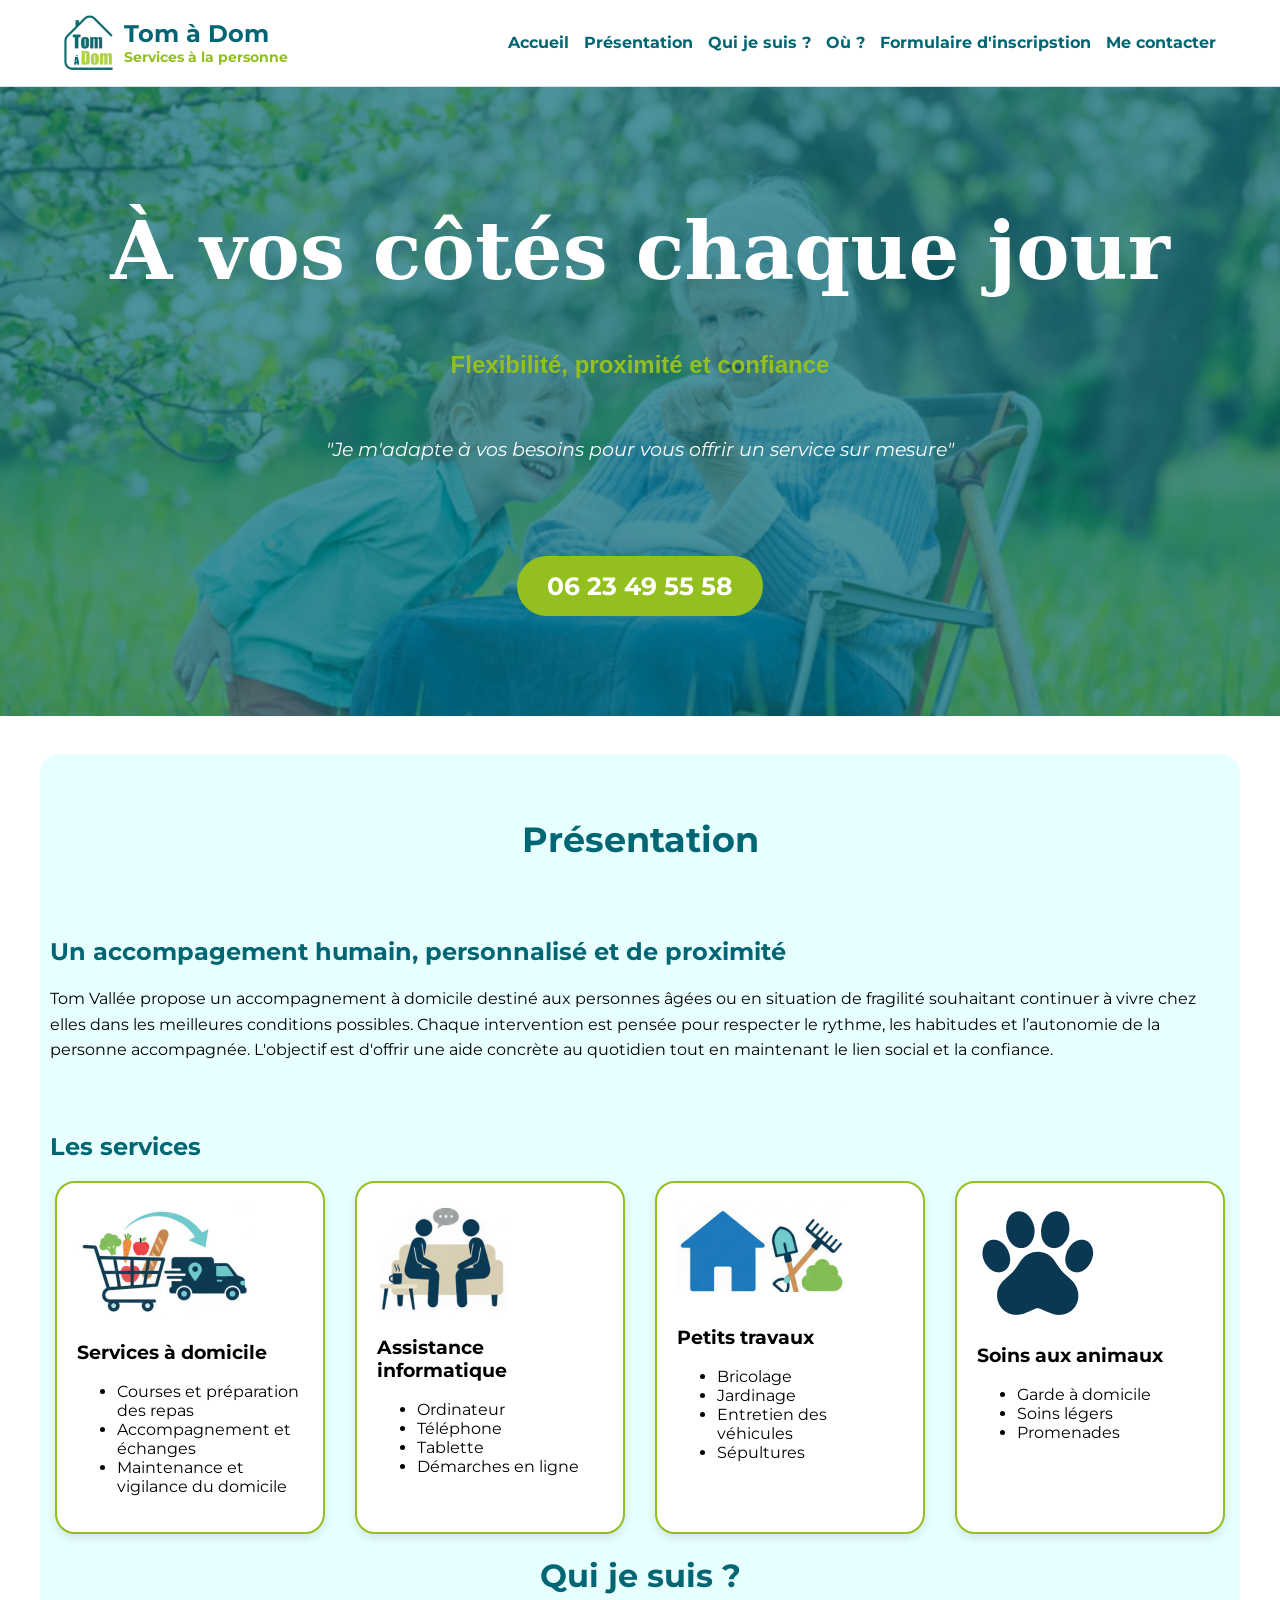
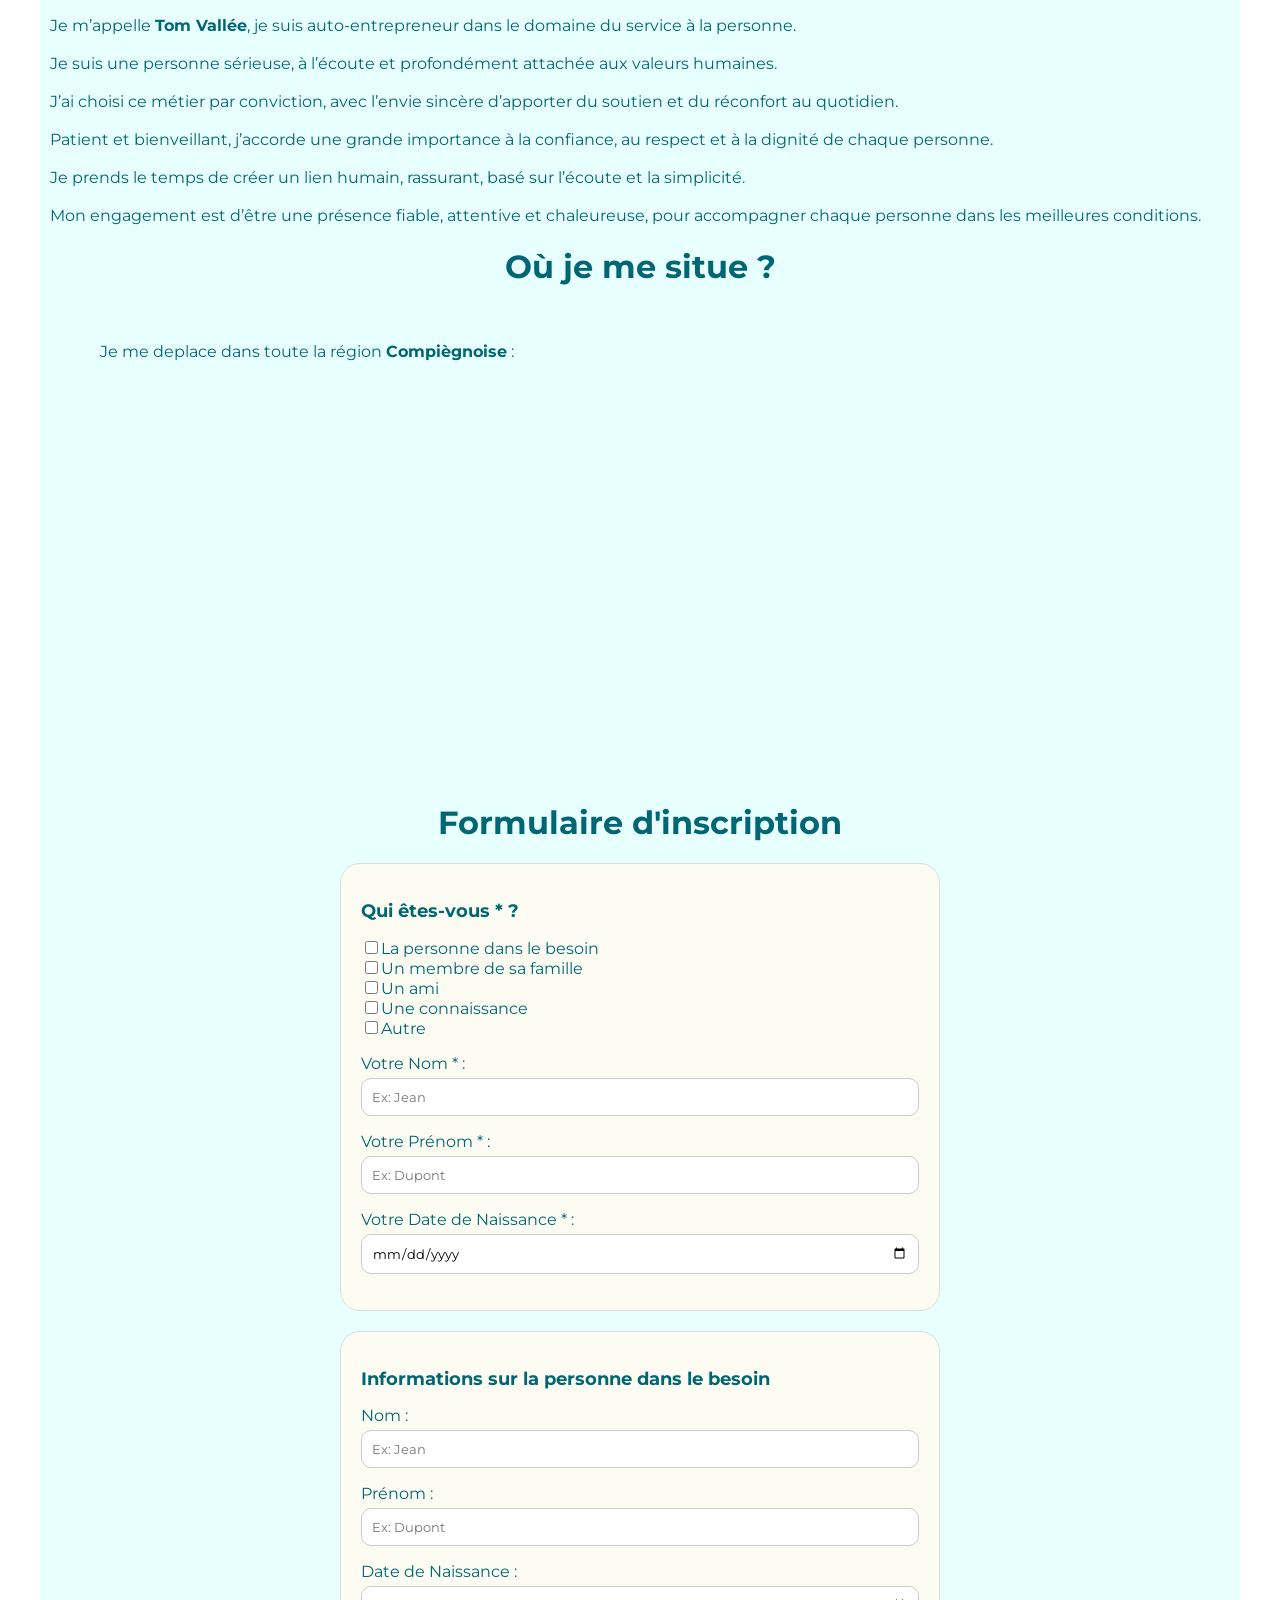
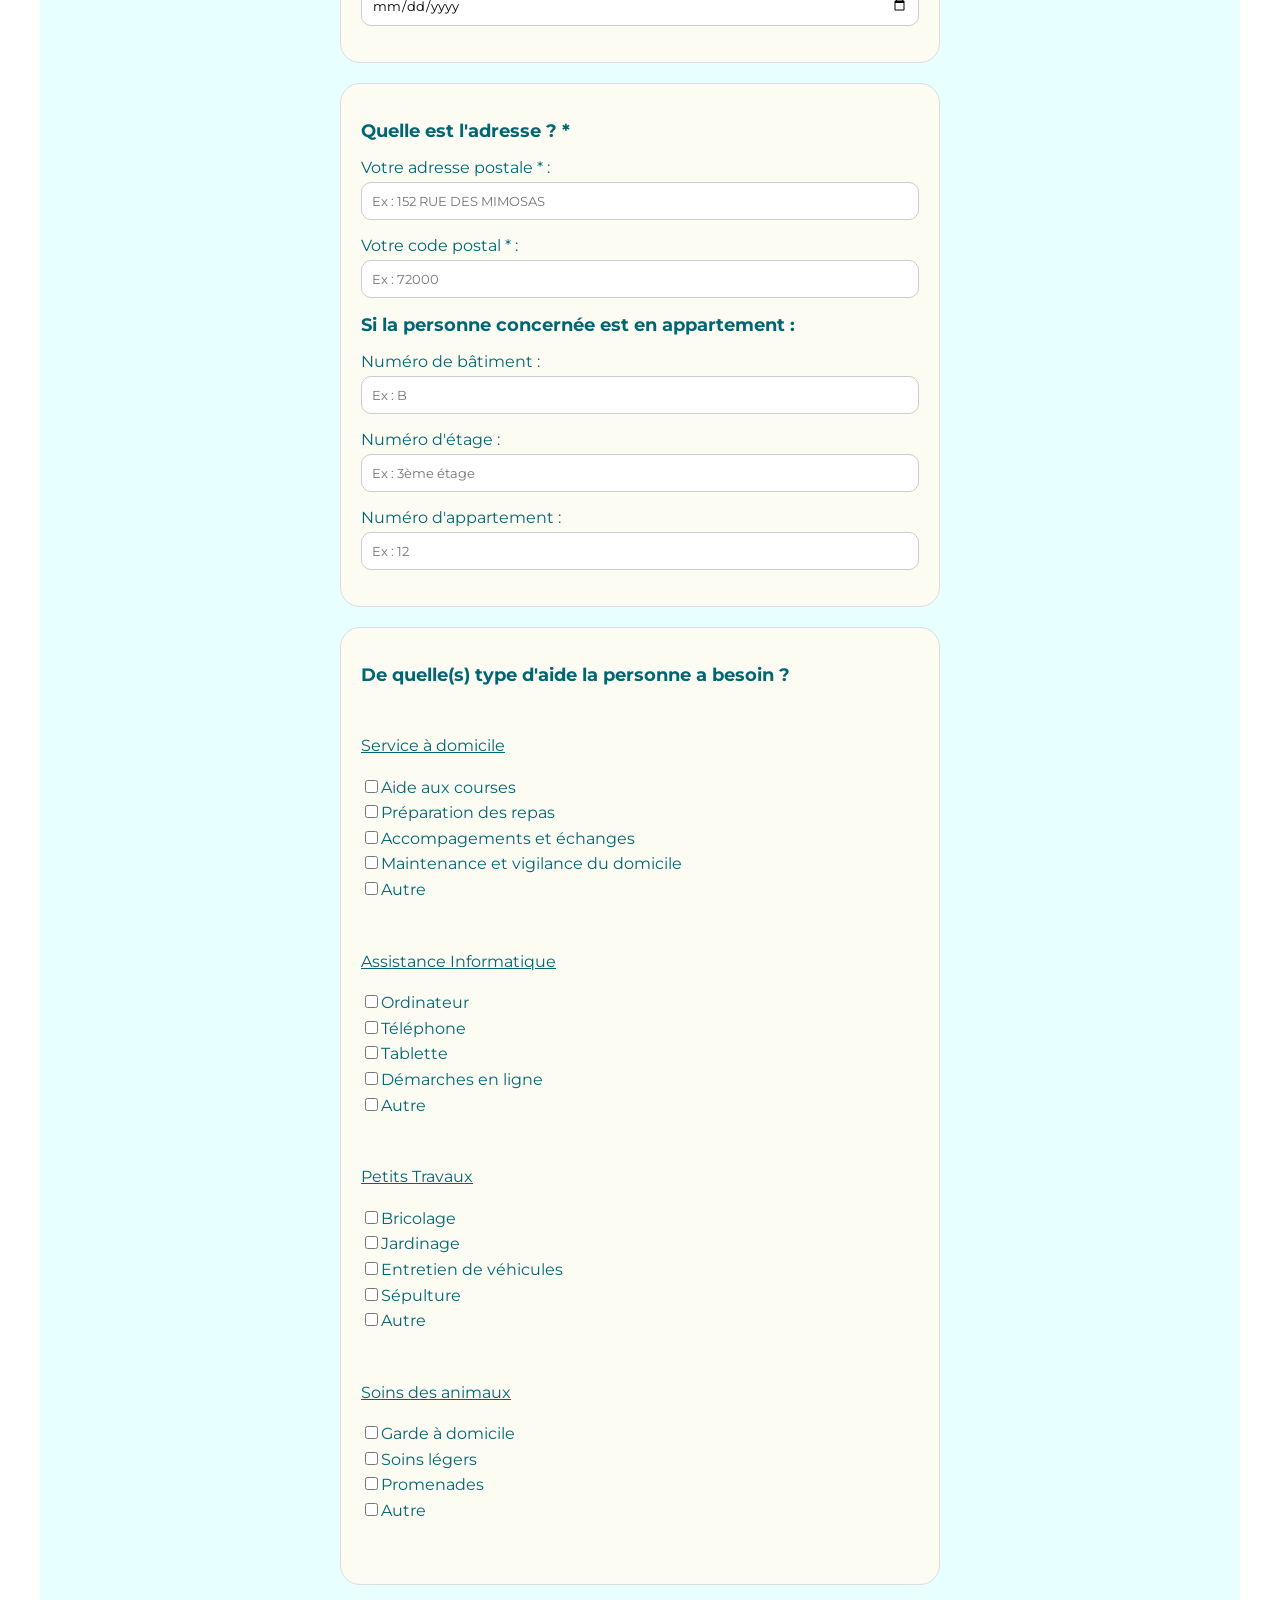
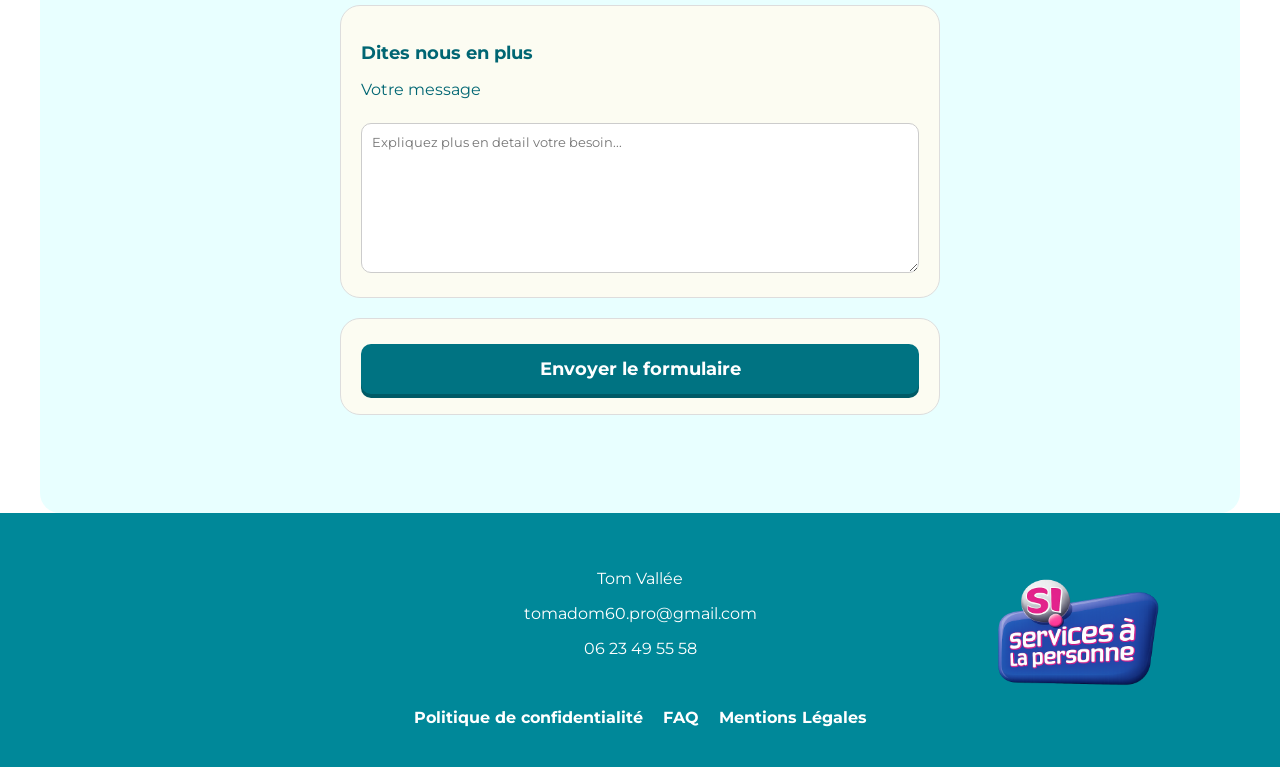
<file: index.html>
<!DOCTYPE html>
<html lang="fr">
<head>
	<meta name="google-site-verification" content="4PYNrBofwy151ZM4jzG3AxvOEfspG4CcHhugiArTfBo">
	<meta name="description" content="Tom à Dom propose des services à la personne à Compiègne : aide à domicile, ménage, accompagnement.">
    <meta charset="UTF-8">
    <meta name="viewport" content="width=device-width, initial-scale=1.0">
    <title>Tom à Dom - Services à la Personne</title>
    <link href="https://fonts.googleapis.com/css2?family=Montserrat:wght@400;700&display=swap" rel="stylesheet">
    <link rel="stylesheet" href="https://cdnjs.cloudflare.com/ajax/libs/font-awesome/6.0.0/css/all.min.css">
    <link rel="stylesheet" href="style.css"> 
</head>

<body>
    <!-- ---------------------------------------->
    <!-- En-tête -->
    <!-- ---------------------------------------->
    <header>
        <div class="logo">
            <img src ="logo_tom_a_dom.png" class="logo_img">
            <div class = "logo_texte">
                <h1>Tom à Dom</h1>
                <p><strong>Services à la personne</strong></p>
            </div>
        </div>
        <nav>
            <ul>
                <li><a href="#accueil">Accueil</a></li>
                <li><a href="#presentation">Présentation</a></li>
                <li><a href="#qui-je-suis">Qui je suis ?</a></li>
				<li><a href="#lieu">Où ?</a></li>
                <li><a href="#formulaire"> Formulaire d'inscripstion</a></li>
                <li><a href="#contact">Me contacter</a></li>
            </ul>
        </nav>
    </header>
    
    <!-- ---------------------------------------->
    <!-- Image Présentation -->
    <!-- ---------------------------------------->
    <div class="image_presentation" id="accueil">
        <h1>À vos côtés chaque jour</h1>
        <h2>Flexibilité, proximité et confiance</h2>
        </br>
        <p><i>"Je m'adapte à vos besoins pour vous offrir un service sur mesure"</i></p>
        </br></br>
        </br></br>
        <a href="#numero_telephone" class="bulle">06 23 49 55 58</a>
    </div>


    </br></br>
    
    <!-- ---------------------------------------->
    <!-- Présentation -->
    <!-- ---------------------------------------->
    <div class="block">
        <div class ="presentation" id="presentation">
            <h1>Présentation</h1>
            </br></br>
            
            <h2> Un accompagement humain, personnalisé et de proximité </h2>
            
            <p>Tom Vallée propose un accompagnement à domicile destiné aux personnes âgées 
            ou en situation de fragilité souhaitant continuer à vivre chez elles dans les
            meilleures conditions possibles. Chaque intervention est pensée pour 
            respecter le rythme, les habitudes et l’autonomie de la personne 
            accompagnée. 
            L'objectif est d'offrir une aide concrète au quotidien tout en maintenant 
            le lien social et la confiance. </p>
            
            </br></br>
            
            <h2>Les services</h2>
            <div class="services_container">
                <div class="bulle_page">
                    <img src="courses.png" class="courses">
                    <h3>Services à domicile</h3>
                    <ul>
                        <li>Courses et préparation des repas</li>
                        <li>Accompagnement et échanges</li>
                        <li>Maintenance et vigilance du domicile</li>
                    </ul>
                </div>
                
                <div class="bulle_page">
                    <img src="info.png" class="info">
                    <h3>Assistance informatique</h3>
                    <ul>
                        <li>Ordinateur</li>
                        <li>Téléphone</li>
                        <li>Tablette</li>
                        <li>Démarches en ligne</li>
                    </ul>
                </div>
                
                <div class="bulle_page">
                    <img src="jardin.png" class="jardin">
                    <h3>Petits travaux</h3>
                    <ul>
                        <li>Bricolage</li>
                        <li>Jardinage</li>
                        <li>Entretien des véhicules</li>
                        <li>Sépultures</li>
                    </ul>
                </div>
                
                <div class="bulle_page">
                    <img src="animaux.png" class="animaux">
                    <h3>Soins aux animaux</h3>
                    <ul>
                        <li>Garde à domicile</li>
                        <li>Soins légers</li>
                        <li>Promenades</li>
                    </ul>
                </div>
            </div>
        </div> <!-- fin .presentation -->

        <!-- ---------------------------------------->
        <!-- Qui je suis -->
        <!-- ---------------------------------------->
        <div class ="qui_je_suis" id="qui-je-suis">
            <h1>Qui je suis ?</h1>
            <p>Je m’appelle <strong>Tom Vallée</strong>, je suis auto-entrepreneur dans le domaine du service à la personne.<br><br>
			Je suis une personne sérieuse, à l’écoute et profondément attachée aux valeurs humaines.<br><br> J’ai choisi ce métier par conviction, avec l’envie sincère d’apporter du soutien et du réconfort au quotidien. <br><br>
			Patient et bienveillant, j’accorde une grande importance à la confiance, au respect et à la dignité de chaque personne.<br><br> Je prends le temps de créer un lien humain, rassurant, basé sur l’écoute et la simplicité.<br><br>
			Mon engagement est d’être une présence fiable, attentive et chaleureuse, pour accompagner chaque personne dans les meilleures conditions.</p>
 
        </div>
        
		<!-- ---------------------------------------->
        <!-- Où -->
        <!-- ---------------------------------------->
		<div class="ou" id="lieu">
			<h1> Où je me situe ? </h1>
			<br>
			<p> Je me deplace dans toute la région <b>Compiègnoise</b> : </p>
			<iframe 
				src="https://www.google.com/maps?q=Le+Meux&output=embed"
				width="600" 
				height="450" 
				style="border:0;" 
				allowfullscreen="" 
				loading="lazy">
			</iframe>
			<br>
		</div>
		
		
        <!-- ---------------------------------------->
        <!-- Formulaire -->
        <!-- ---------------------------------------->
        <div class ="formulaire_inscription" id="formulaire">
            <h1>Formulaire d'inscription</h1>
			<form>
				<div class="bloc">
				
					<p><strong>Qui êtes-vous * ?</strong></p>

					<div class="choix_personne">
						<label><input type="checkbox" name="aide[]" value="peronne_dans_besoin" required >La personne dans le besoin</label>
						<br>
						
						<label><input type="checkbox" name="aide[]" value="membre_famille" required>Un membre de sa famille</label>
						<br>
						
						<label><input type="checkbox" name="aide[]" value="ami" required>Un ami</label>
						<br>
						
						<label><input type="checkbox" name="aide[]" value="connaissance" required>Une connaissance</label>
						<br>
						
						<label><input type="checkbox" name="aide[]" value="autre" required>Autre</label>
						<br>
					</div>
				
					<p>
						<label for="nom">Votre Nom * : </label>
						<br>
						<input type="text" id="nom" name="nom" placeholder="Ex: Jean" required>
					</p>
				
					<p>
						<label for="prenom">Votre Prénom * : </label>
						<br>
						<input type="text" id="prenom" name="prenom" placeholder="Ex: Dupont"required>
					</p>
					
					<p>
						<label for="age">Votre Date de Naissance * : </label>
						<br>
						<input type="date" id="age" name="age" required>
					</p>
				</div>

				<div class = "bloc">
					<p><strong> Informations sur la personne dans le besoin </strong></p>
					
					<p> 
						<label for="nom1"> Nom : </label>
						<br>
						<input type="text" id="nom1" name="nom1" placeholder="Ex: Jean" required>
					</p>
				
					<p>
						<label for="prenom1"> Prénom : </label>
						<br>
						<input type="text" id="prenom1" name="prenom1" placeholder="Ex: Dupont"required>
					</p>
					
					<p>
						<label for="age1"> Date de Naissance : </label>
						<br>
						<input type="date" id="age1" name="age1" required>
					</p>
				</div>
				
				<div class="bloc">
					<p><strong> Quelle est l'adresse ? * </strong></p>
					
					<p> 
					<label for="prenom1">Votre adresse postale * :</label>
					<br>
					<input type="text" id="adresse" name="adresse" placeholder="Ex : 152 RUE DES MIMOSAS"required>
					</p>
					
					<p> 
					<label for="prenom1">Votre code postal * : </label>
					<br>
					<input type="number" id="code_postal" name="code_postal" placeholder="Ex : 72000"required>
					</p>
					
					<p><strong>Si la personne concernée est en appartement :  </strong></p>
					
					<p> 
					<label for="prenom1">Numéro de bâtiment : </label>
					<br>
					<input type="text" id="num_bat" name="num_bat" placeholder="Ex : B">
					</p>
					
					<p> 
					<label for="prenom1">Numéro d'étage : </label>
					<br>
					<input type="text" id="num_etage" name="num_etage" placeholder="Ex : 3ème étage">
					</p>
					
					<p> 
					<label for="prenom1">Numéro d'appartement : </label>
					<br>
					<input type="text" id="num_appart" name="num_appart" placeholder="Ex : 12">
					</p>
					
					
				</div>

				<div class="bloc">
					<p><strong> De quelle(s) type d'aide la personne a besoin ? </strong></p>
						
					<div class="service">
						<p><u> Service à domicile </u></p>
						<label><input type="checkbox" name="aide[]" value="courses" required >Aide aux courses</label>
						<br>
						
						<label><input type="checkbox" name="aide[]" value="repas" required>Préparation des repas</label>
						<br>
						
						<label><input type="checkbox" name="aide[]" value="echange" required>Accompagements et échanges</label>
						<br>
						
						<label><input type="checkbox" name="aide[]" value="vigilance" required>Maintenance et vigilance du domicile</label>
						<br>
						
						<label><input type="checkbox" name="aide[]" value="autre" required>Autre</label>
						<br>
					</div>

					<div class="assistance">
						<p><u> Assistance Informatique </u></p>
						<label><input type="checkbox" name="aide[]" value="ordi" required >Ordinateur</label>
						<br>
						
						<label><input type="checkbox" name="aide[]" value="tel" required>Téléphone</label>
						<br>
						
						<label><input type="checkbox" name="aide[]" value="tablette" required>Tablette</label>
						<br>
						
						<label><input type="checkbox" name="aide[]" value="dem_en_ligne" required>Démarches en ligne</label>
						<br>
						
						<label><input type="checkbox" name="aide[]" value="autre" required>Autre</label>
						<br>
					</div>

					<div class="travaux">
						<p><u> Petits Travaux </u></p>
						<label><input type="checkbox" name="aide[]" value="bricolage" required >Bricolage</label>
						<br>
						
						<label><input type="checkbox" name="aide[]" value="jardinage" required>Jardinage</label>
						<br>
						
						<label><input type="checkbox" name="aide[]" value="entretien_vehicule" required>Entretien de véhicules</label>
						<br>
						
						<label><input type="checkbox" name="aide[]" value="sepulture" required>Sépulture</label>
						<br>
						
						<label><input type="checkbox" name="aide[]" value="autre" required>Autre</label>
						<br>
					</div>

					<div class="soins_animaux">
						<p><u> Soins des animaux </u></p>
						<label><input type="checkbox" name="aide[]" value="garde_a_dom" required >Garde à domicile</label>
						<br>
						
						<label><input type="checkbox" name="aide[]" value="soins_legers" required>Soins légers</label>
						<br>
						
						<label><input type="checkbox" name="aide[]" value="promenades" required>Promenades</label>
						<br>
						
						<label><input type="checkbox" name="aide[]" value="autre" required>Autre</label>
						<br><br>
					</div>
				</div>

				<div class="bloc">
					<p><strong> Dites nous en plus </strong></p>
					<div class="boite_message">
						<label for="votre_message">Votre message</label>
						<br><br>
						<textarea id="message" name="message" placeholder="Expliquez plus en detail votre besoin..." required></textarea>
					</div>
				</div>

				<div class="bloc">
					<button type="submit" id="boutton">Envoyer le formulaire</button>
				</div>
			</form>

        </div> <!-- fin .formulaire_inscription -->

        <br><br>


    </div> <!-- FIN .block -->
	
	
<!-- ---------------------------------------->
<!-- Footer -->
<!-- ---------------------------------------->

	<div class="footer" id="contact">
		
		<p> Tom Vallée </p>
		<p> tomadom60.pro@gmail.com </p>
		<p> 06 23 49 55 58 </p>
		<br>
		
		<img src="SI.png" class="si">
		
		<div class = "liens">
		
			<a href="politiquedeconf.html">Politique de confidentialité</a>
			<a href="FAQ.html">FAQ</a>
			<a href="mentionleg.html">Mentions Légales</a>
		</div>
		
	
	</div> <!-- Fin du footer -->
	

</body>
</html>
</file>
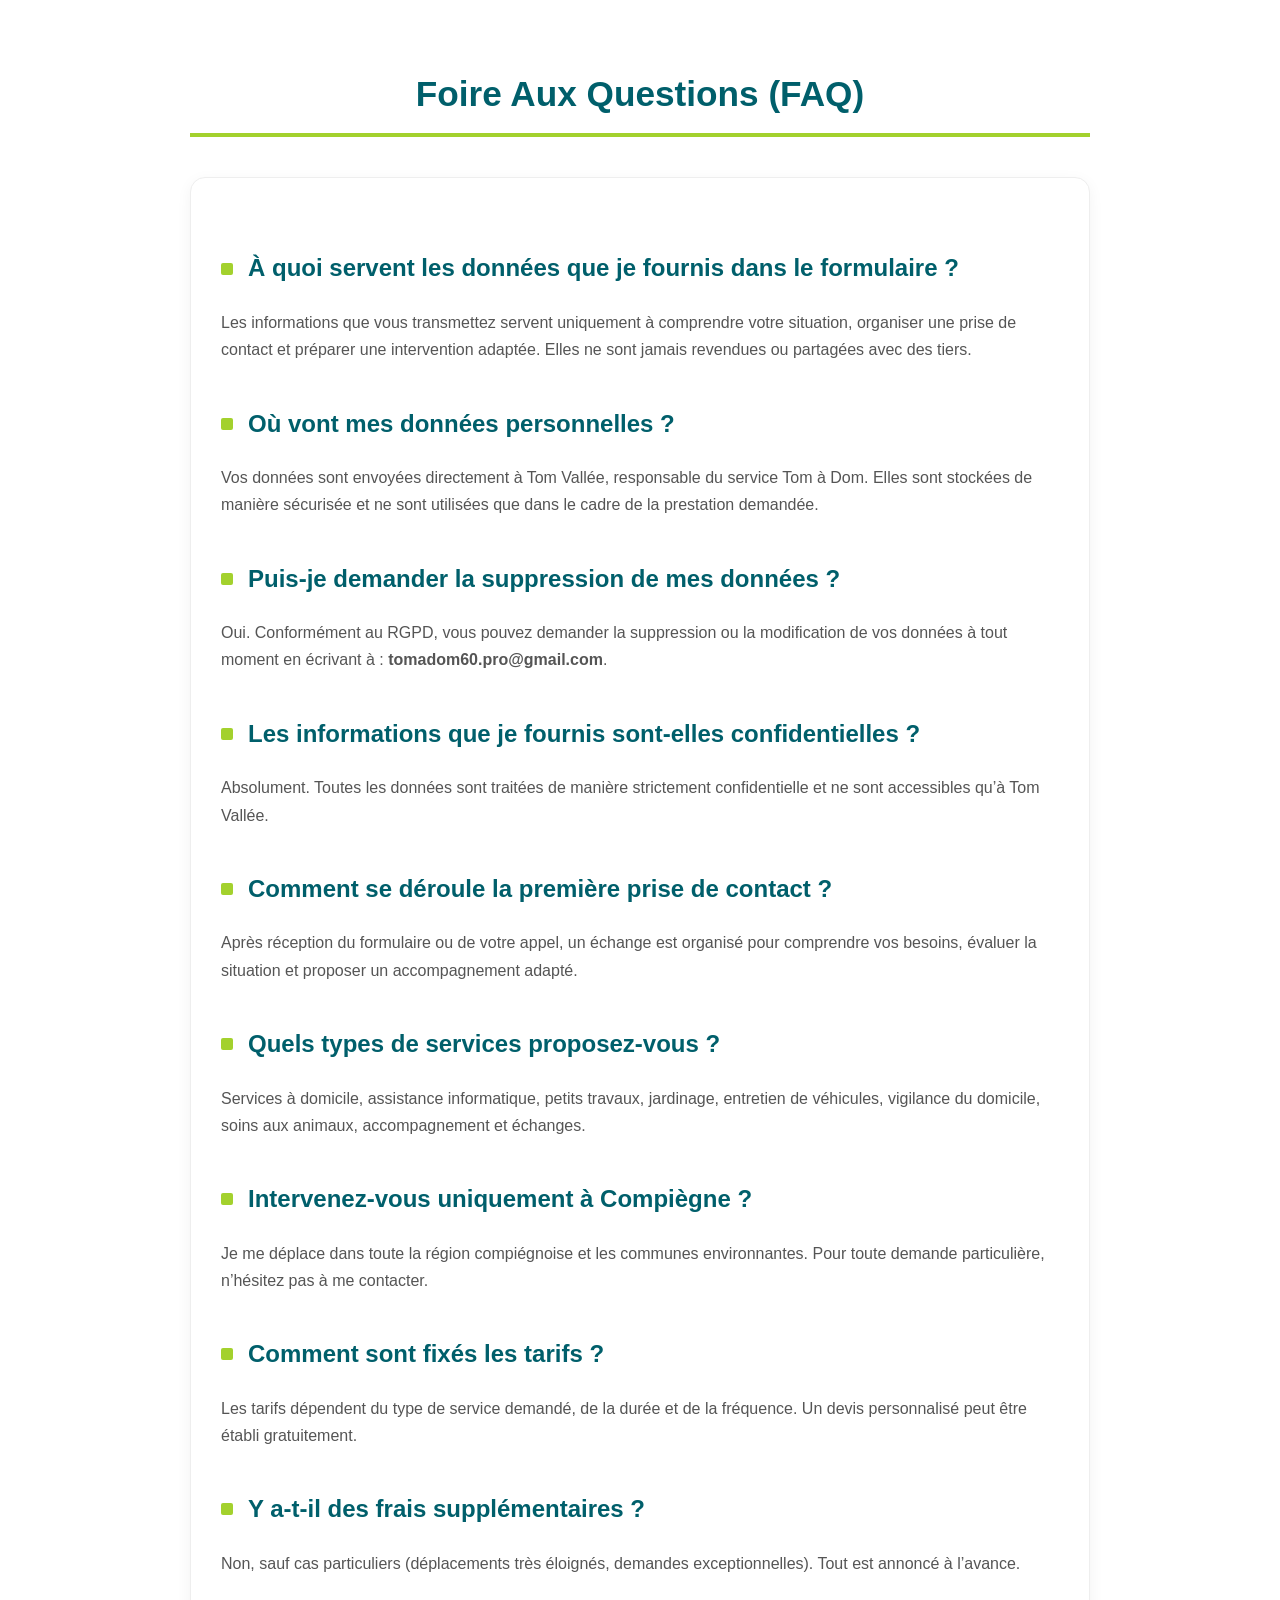
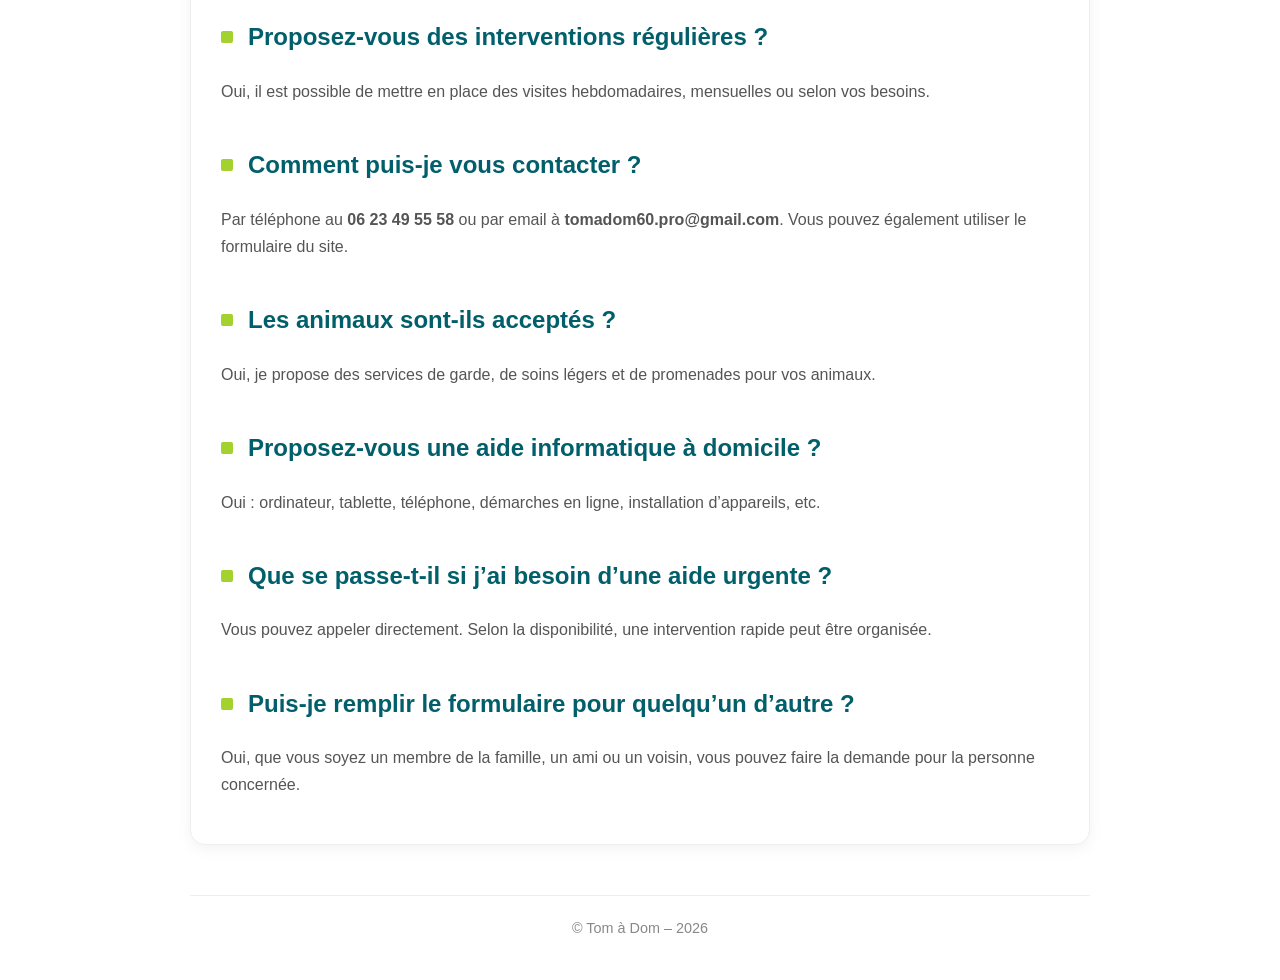
<file: FAQ.html>
<!DOCTYPE html>
<html lang="fr">
<head>
    <meta charset="UTF-8">
    <title>FAQ - Tom à Dom</title>

    <style>
        :root {
            --primary-blue: #005f6b;
            --accent-green: #a3d12d;
            --text-dark: #333333;
            --bg-light: #f4f9f8;
        }

        body { 
            font-family: 'Segoe UI', Roboto, Helvetica, Arial, sans-serif; 
            line-height: 1.7; 
            max-width: 900px; 
            margin: auto; 
            padding: 40px 20px; 
            color: var(--text-dark);
            background-color: #fff;
        }

        h1 { 
            color: var(--primary-blue);
            font-size: 2.2rem;
            border-bottom: 4px solid var(--accent-green);
            padding-bottom: 10px;
            margin-bottom: 40px;
            text-align: center;
        }

        h2 { 
            color: var(--primary-blue);
            margin-top: 40px;
            font-size: 1.5rem;
            display: flex;
            align-items: center;
        }

        h2::before {
            content: "";
            display: inline-block;
            width: 12px;
            height: 12px;
            background-color: var(--accent-green);
            margin-right: 15px;
            border-radius: 2px;
        }

        p {
            margin-bottom: 15px;
            color: #555;
        }

        .container {
            background: white;
            padding: 30px;
            border-radius: 15px;
            box-shadow: 0 4px 15px rgba(0,0,0,0.05);
            border: 1px solid #eee;
        }

        footer {
            margin-top: 50px;
            text-align: center;
            font-size: 0.9rem;
            color: #888;
            border-top: 1px solid #eee;
            padding-top: 20px;
        }

        a {
            color: var(--primary-blue);
            text-decoration: none;
            border-bottom: 1px solid var(--accent-green);
            transition: all 0.3s;
        }

        a:hover {
            background-color: var(--accent-green);
            color: white;
        }
    </style>
</head>

<body>

    <h1>Foire Aux Questions (FAQ)</h1>

    <div class="container">

        <h2>À quoi servent les données que je fournis dans le formulaire ?</h2>
        <p>Les informations que vous transmettez servent uniquement à comprendre votre situation, organiser une prise de contact et préparer une intervention adaptée. Elles ne sont jamais revendues ou partagées avec des tiers.</p>

        <h2>Où vont mes données personnelles ?</h2>
        <p>Vos données sont envoyées directement à Tom Vallée, responsable du service Tom à Dom. Elles sont stockées de manière sécurisée et ne sont utilisées que dans le cadre de la prestation demandée.</p>

        <h2>Puis-je demander la suppression de mes données ?</h2>
        <p>Oui. Conformément au RGPD, vous pouvez demander la suppression ou la modification de vos données à tout moment en écrivant à : <strong>tomadom60.pro@gmail.com</strong>.</p>

        <h2>Les informations que je fournis sont-elles confidentielles ?</h2>
        <p>Absolument. Toutes les données sont traitées de manière strictement confidentielle et ne sont accessibles qu’à Tom Vallée.</p>

        <h2>Comment se déroule la première prise de contact ?</h2>
        <p>Après réception du formulaire ou de votre appel, un échange est organisé pour comprendre vos besoins, évaluer la situation et proposer un accompagnement adapté.</p>

        <h2>Quels types de services proposez-vous ?</h2>
        <p>Services à domicile, assistance informatique, petits travaux, jardinage, entretien de véhicules, vigilance du domicile, soins aux animaux, accompagnement et échanges.</p>

        <h2>Intervenez-vous uniquement à Compiègne ?</h2>
        <p>Je me déplace dans toute la région compiégnoise et les communes environnantes. Pour toute demande particulière, n’hésitez pas à me contacter.</p>

        <h2>Comment sont fixés les tarifs ?</h2>
        <p>Les tarifs dépendent du type de service demandé, de la durée et de la fréquence. Un devis personnalisé peut être établi gratuitement.</p>

        <h2>Y a-t-il des frais supplémentaires ?</h2>
        <p>Non, sauf cas particuliers (déplacements très éloignés, demandes exceptionnelles). Tout est annoncé à l’avance.</p>

        <h2>Proposez-vous des interventions régulières ?</h2>
        <p>Oui, il est possible de mettre en place des visites hebdomadaires, mensuelles ou selon vos besoins.</p>

        <h2>Comment puis-je vous contacter ?</h2>
        <p>Par téléphone au <strong>06 23 49 55 58</strong> ou par email à <strong>tomadom60.pro@gmail.com</strong>. Vous pouvez également utiliser le formulaire du site.</p>

        <h2>Les animaux sont-ils acceptés ?</h2>
        <p>Oui, je propose des services de garde, de soins légers et de promenades pour vos animaux.</p>

        <h2>Proposez-vous une aide informatique à domicile ?</h2>
        <p>Oui : ordinateur, tablette, téléphone, démarches en ligne, installation d’appareils, etc.</p>

        <h2>Que se passe-t-il si j’ai besoin d’une aide urgente ?</h2>
        <p>Vous pouvez appeler directement. Selon la disponibilité, une intervention rapide peut être organisée.</p>

        <h2>Puis-je remplir le formulaire pour quelqu’un d’autre ?</h2>
        <p>Oui, que vous soyez un membre de la famille, un ami ou un voisin, vous pouvez faire la demande pour la personne concernée.</p>

    </div>

    <footer>
        © Tom à Dom – 2026  
    </footer>

</body>
</html>
</file>
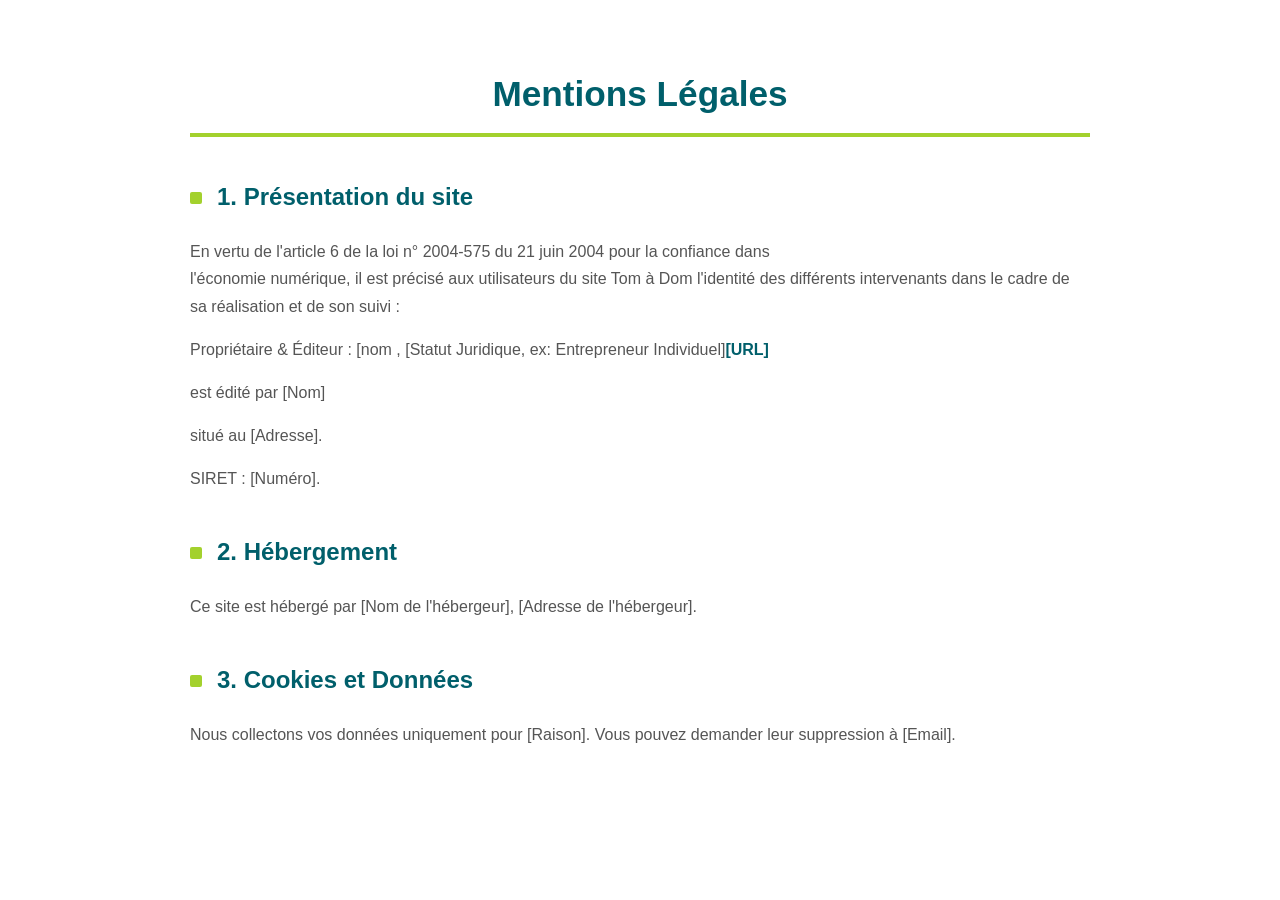
<file: mentionleg.html>
<!DOCTYPE html>
<html lang="fr">
<head>
    <meta charset="UTF-8">
    <title>Mentions Légales - TomADom</title>
    <style>
       /* Variables de couleurs basées sur le logo et le site */
        :root {
            --primary-blue: #005f6b; /* Bleu canard des titres */
            --accent-green: #a3d12d;  /* Vert pomme du bouton/logo */
            --text-dark: #333333;
            --bg-light: #f4f9f8;     /* Fond très légèrement bleuté/vert */
        }

        body { 
            font-family: 'Segoe UI', Roboto, Helvetica, Arial, sans-serif; 
            line-height: 1.7; 
            max-width: 900px; 
            margin: auto; 
            padding: 40px 20px; 
            color: var(--text-dark);
            background-color: #fff;
        }

        h1 { 
            color: var(--primary-blue);
            font-size: 2.2rem;
            border-bottom: 4px solid var(--accent-green);
            padding-bottom: 10px;
            margin-bottom: 40px;
            text-align: center;
        }

        h2 { 
            color: var(--primary-blue);
            margin-top: 40px;
            font-size: 1.5rem;
            display: flex;
            align-items: center;
        }

        /* Petit trait décoratif devant les titres H2 */
        h2::before {
            content: "";
            display: inline-block;
            width: 12px;
            height: 12px;
            background-color: var(--accent-green);
            margin-right: 15px;
            border-radius: 2px;
        }

        p {
            margin-bottom: 15px;
            color: #555;
        }

        strong {
            color: var(--primary-blue);
        }

        .container {
            background: white;
            padding: 30px;
            border-radius: 15px;
            box-shadow: 0 4px 15px rgba(0,0,0,0.05);
            border: 1px solid #eee;
        }

        footer {
            margin-top: 50px;
            text-align: center;
            font-size: 0.9rem;
            color: #888;
            border-top: 1px solid #eee;
            padding-top: 20px;
        }

        /* Style pour les liens s'il y en a */
        a {
            color: var(--primary-blue);
            text-decoration: none;
            border-bottom: 1px solid var(--accent-green);
            transition: all 0.3s;
        }

        a:hover {
            background-color: var(--accent-green);
            color: white;
        }
    </style>
</head>
<body>
    <h1>Mentions Légales</h1>
    
    <h2>1. Présentation du site</h2>
    <p>En vertu de l'article 6 de la loi n° 2004-575 du 21 juin 2004 pour la confiance dans <br> l'économie numérique, il est précisé aux utilisateurs du site Tom à Dom l'identité des différents intervenants dans le cadre de sa réalisation et de son suivi :</p>
    <p>Propriétaire & Éditeur : [nom , [Statut Juridique, ex: Entrepreneur Individuel]<strong>[URL]</strong> 
    <p>est édité par [Nom] </p>
    <p> situé au [Adresse]. </p>
    <p> SIRET : [Numéro].</p>

    <h2>2. Hébergement</h2>
    <p>Ce site est hébergé par [Nom de l'hébergeur], [Adresse de l'hébergeur].</p>

    <h2>3. Cookies et Données</h2>
    <p>Nous collectons vos données uniquement pour [Raison]. Vous pouvez demander leur suppression à [Email].</p>

    
    </body>
</html>
</file>
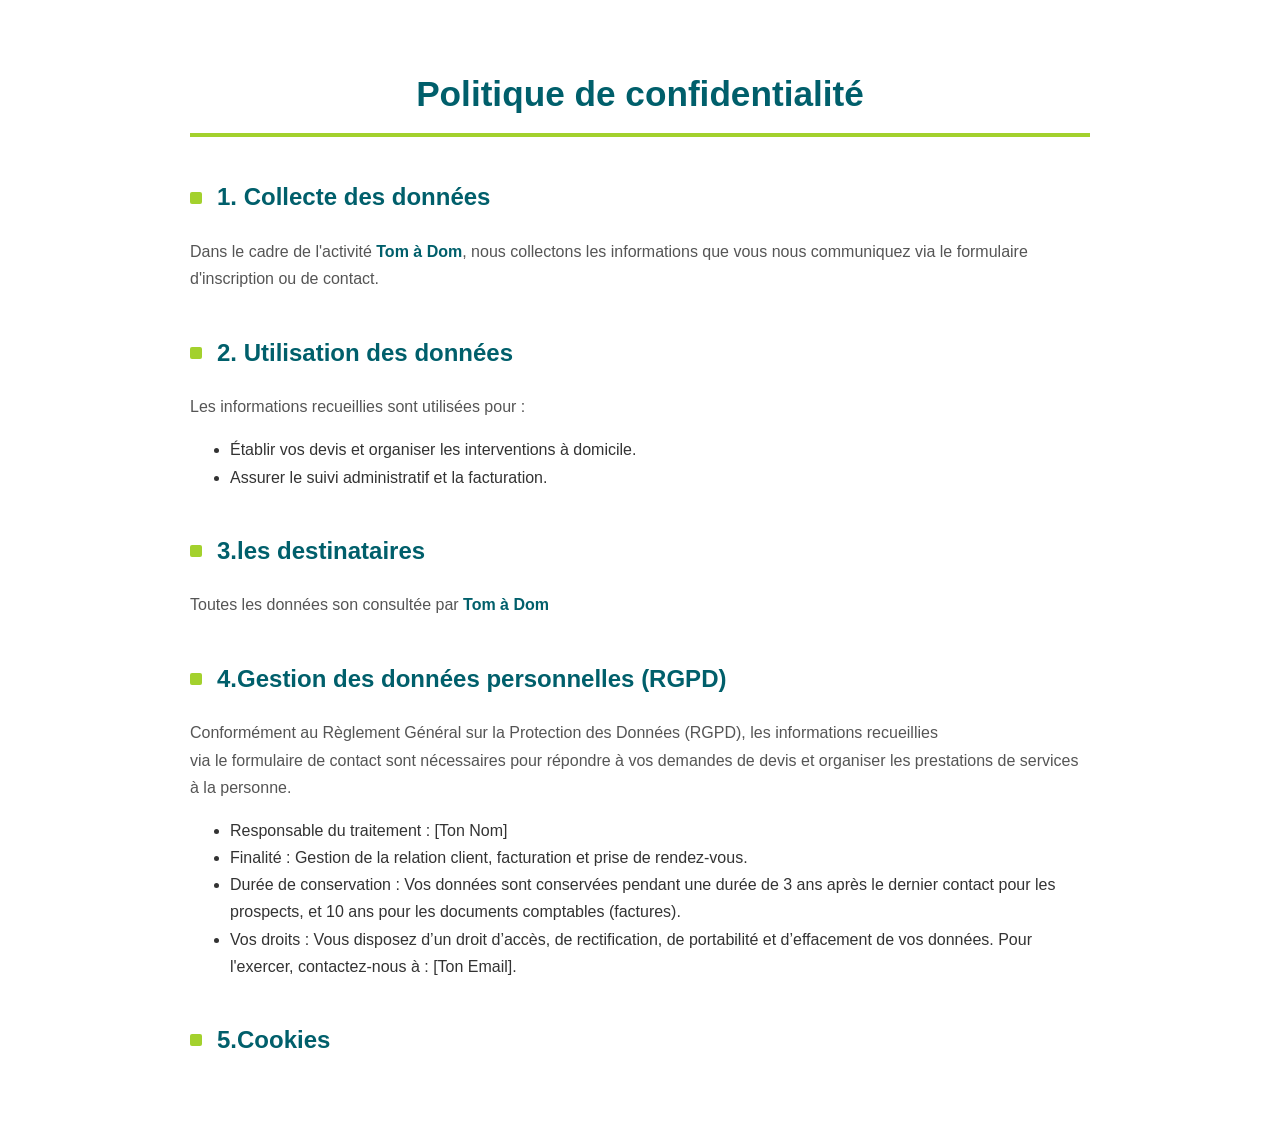
<file: politiquedeconf.html>
<!DOCTYPE html>
<html lang="fr">
<head>
    <meta charset="UTF-8">
    <title>Politique de confidentialité  - TomADom</title>
    <style>
       /* Variables de couleurs basées sur le logo et le site */
        :root {
            --primary-blue: #005f6b; /* Bleu canard des titres */
            --accent-green: #a3d12d;  /* Vert pomme du bouton/logo */
            --text-dark: #333333;
            --bg-light: #f4f9f8;     /* Fond très légèrement bleuté/vert */
        }

        body { 
            font-family: 'Segoe UI', Roboto, Helvetica, Arial, sans-serif; 
            line-height: 1.7; 
            max-width: 900px; 
            margin: auto; 
            padding: 40px 20px; 
            color: var(--text-dark);
            background-color: #fff;
        }

        h1 { 
            color: var(--primary-blue);
            font-size: 2.2rem;
            border-bottom: 4px solid var(--accent-green);
            padding-bottom: 10px;
            margin-bottom: 40px;
            text-align: center;
        }

        h2 { 
            color: var(--primary-blue);
            margin-top: 40px;
            font-size: 1.5rem;
            display: flex;
            align-items: center;
        }

        /* Petit trait décoratif devant les titres H2 */
        h2::before {
            content: "";
            display: inline-block;
            width: 12px;
            height: 12px;
            background-color: var(--accent-green);
            margin-right: 15px;
            border-radius: 2px;
        }

        p {
            margin-bottom: 15px;
            color: #555;
        }

        strong {
            color: var(--primary-blue);
        }

        .container {
            background: white;
            padding: 30px;
            border-radius: 15px;
            box-shadow: 0 4px 15px rgba(0,0,0,0.05);
            border: 1px solid #eee;
        }

        footer {
            margin-top: 50px;
            text-align: center;
            font-size: 0.9rem;
            color: #888;
            border-top: 1px solid #eee;
            padding-top: 20px;
        }

        /* Style pour les liens s'il y en a */
        a {
            color: var(--primary-blue);
            text-decoration: none;
            border-bottom: 1px solid var(--accent-green);
            transition: all 0.3s;
        }

        a:hover {
            background-color: var(--accent-green);
            color: white;
        }
    </style>
</head>
<body>
    <h1>Politique de confidentialité </h1>

    <h2>1. Collecte des données</h2>
    <p>Dans le cadre de l'activité <strong>Tom à Dom</strong>, nous collectons les informations que vous nous communiquez via le formulaire d'inscription ou de contact.</p>
    <h2>2. Utilisation des données</h2>
<p>Les informations recueillies sont utilisées pour :</p>
<ul>
    <li>Établir vos devis et organiser les interventions à domicile.</li>
    <li>Assurer le suivi administratif et la facturation.</li>
</ul>

<h2>3.les destinataires</h2>
<p>Toutes les données son consultée par <strong>Tom à Dom</strong> </p>

<h2>4.Gestion des données personnelles (RGPD) </h2>
<p>Conformément au Règlement Général sur la Protection des Données (RGPD), les informations recueillies<br> via le formulaire de contact sont nécessaires pour répondre à vos demandes de devis et organiser les prestations de services à la personne.</p>
<ul>
    <li>Responsable du traitement : [Ton Nom]</li>
    <li>Finalité : Gestion de la relation client, facturation et prise de rendez-vous.</li>
    <li>Durée de conservation : Vos données sont conservées pendant une durée de 3 ans après le dernier contact pour les prospects, et 10 ans pour les documents comptables (factures).</li>
    <li>Vos droits : Vous disposez d’un droit d’accès, de rectification, de portabilité et d’effacement de vos données. Pour l'exercer, contactez-nous à : [Ton Email].</li>

 </ul>

 <h2>5.Cookies</h2>
<!--<p>La navigation sur le site Tom à Dom est susceptible de provoquer l’installation de cookie(s) sur l’ordinateur de l’utilisateur.<br> Un cookie est un fichier de petite taille qui enregistre des informations relatives à la navigation d'un ordinateur sur un site (uniquement à des fins statistiques ou de fonctionnement technique).<br>
Vous pouvez configurer votre navigateur pour refuser l'installation des cookies, toutefois, cela peut limiter l'accès à certains services.</p> -->

  </body>
</html>
</file>
<file: style.css>
/* ---------------------------------------------------------------- */
/* Configuration Globale */
/* ---------------------------------------------------------------- */
html, body {
    margin: 0;
    padding: 0;
    font-family: 'Montserrat', sans-serif;
    overflow-x: hidden; 
	scroll-behavior: smooth; 
}

div[id] {
    scroll-margin-top: 120px;
}

* {
    box-sizing: border-box; 
}

/* ---------------------------------------------------------------- */
/* Barre de nav */
/* ---------------------------------------------------------------- */
header {
    background: white;
    padding: 15px 5%;
    border-bottom: 1px solid #ddd;
    display: flex; 
    justify-content: space-between;
    align-items: center;
    position: fixed;
    width: 100%; 
    top: 0;
    z-index: 1000;
}

.logo {
    display: flex;
    align-items: center;
}

.logo_img {
    width: 50px;
    height: auto;
    margin-right: 10px;
}

.logo_texte{
    display: flex;
    flex-direction: column;
}

.logo h1 {
    margin: 0;
    color: #006673;
    font-size: 24px;
}

.logo p {
    margin: 0;
    color: #93c01f;
    font-size: 14px;
}

nav ul {
    list-style: none;
    padding: 0;
    margin: 0;
    display: flex;
    gap: 15px;
}

nav a {
    text-decoration: none;
    color: #006673;
    font-weight: bold;
    font-size: 16px;
}

/* ---------------------------------------------------------------- */
/* Image de présentation */
/* ---------------------------------------------------------------- */
.image_presentation {
    background-image: linear-gradient(rgba(0,102,115,0.7), rgba(0,102,115,0.7)), url('senior.png');
    background-position: center;
    background-size: cover;
    width: 100%;
    padding: 150px 20px 100px 20px; 
    text-align: center;
}

.image_presentation h1 {
    color: white;
    font-size: 80px;
	font-family : "Serif";
}

.image_presentation h2 {
    color: #93c01f;
    font-size: 1.5rem;
	font-family : "Arial";
}

.image_presentation p {
    color: white;
    font-size: 1.2rem;
}

.bulle { 
    background-color: #93c01f;  
    color: white;               
    border-radius: 30px;        
    padding: 15px 30px;         
    text-decoration: none;      
    display: inline-block;
    font-size: 25px;
    font-weight: bold;
    /* animation de pulsation */
    animation: pulse 1.5s infinite;
}

@keyframes pulse {
    0% { transform: scale(1); }
    50% { transform: scale(1.1); } /* bouton légèrement plus grand */
    100% { transform: scale(1); }
}

/* ---------------------------------------------------------------- */
/* Présentation */
/* ---------------------------------------------------------------- */
.block {
    max-width: 1200px;
    width: 95%;
    margin: 0 auto; 
    padding: 40px 10px; 
    color: #006673; 
    background-color: #E8FFFF;
    border-radius: 20px;
}


.presentation h1 {
    text-align: center;
    font-size: 35px;
}

.presentation h2 {
    text-align: left;
    font-size: 24px;
    margin-top: 15px;
}

.presentation p {
    color: black;
    line-height: 1.6;
}

/* ---------------------------------------------------------------- */
/* 4. CARTES DE SERVICES (EFFET 3D TILT) */
/* ---------------------------------------------------------------- */
.block {
    max-width: 1200px;
    width: 95%;
    margin: 0 auto; 
    padding: 40px 10px; 
    color: #006673; 
}

.services_container {
    display: flex;         
    flex-wrap: wrap;       
    gap: 30px;             
    justify-content: center; 
    perspective: 1000px; /* Ajoute de la profondeur pour l'effet 3D */
}

.bulle_page {
    background-color: white;
    color: black;
    border: 2px solid #93c01f; /* Bordure verte signature */
    border-radius: 20px;
    padding: 20px;
    width: 270px;
    box-shadow: 0 4px 10px rgba(0, 0, 0, 0.1);
    transition: transform 2.3s cubic-bezier(0.2, 0.8, 0.2, 1), box-shadow 0.5s ease, border-color 0.5s ease;
    transform-style: preserve-3d; /* Permet aux éléments enfants de rester en 3D */
}

/* --- L'EFFET 3D AU SURVOL --- */
.bulle_page:hover {
    transform: rotateX(5deg) rotateY(-15deg) translateY(3px); /* Inclinaison et soulèvement */
    box-shadow: 15px 15px 30px rgba(0,0,0,0.15); /* Ombre portée plus forte */
    border-color: #006673; /* La bordure devient bleue au survol */
}


.courses .info .jardin .animaux{
	justify-content : center;
}

/* ---------------------------------------------------------------- */
/* Qui je suis */
/* ---------------------------------------------------------------- */

.qui_je_suis h1{
	text-align : center;
}

/* ---------------------------------------------------------------- */
/* Où ? */
/* ---------------------------------------------------------------- */

.ou{
	padding-left : 50px;
	padding-right : 50px;
}


.ou h1{
	text-align : center;
}

.ou iframe {
  width: 100%;
  height: 400px;
  border: none;
}

/* ---------------------------------------------------------------- */
/* Formulaire */
/* ---------------------------------------------------------------- */

.formulaire_inscription h1{
	text-align : center;
}

.bloc {
    background-color: #FCFCF2;
    padding: 20px; 
    border: 1px solid #ddd; 
    border-radius: 20px;
    width: 100%;
    max-width: 600px;
    margin: 20px auto;
}

.bloc p {
    color: #006673;
}

.bloc strong {
    font-size: 18px;
}

.service,
.assistance,
.travaux,
.soins_animaux {
    padding: 15px 0;
    line-height: 1.6;
}

#nom, #prenom, #age, #nom1, #prenom1, #age1, #message, #boutton, #adresse, #code_postal, #num_bat, #num_appart, #num_etage {
    width: 100%;
    padding: 10px;
    margin-top: 5px;
    border-radius: 10px;
    border: 1px solid #ccc;
    font-family: "Montserrat";
    box-sizing: border-box;
}

#message {
    height: 150px;
}
/* ---------------------------------------------------------------- */
/* Bouton Envoyer */
/* ---------------------------------------------------------------- */
#boutton {
    background-color: #007382;
    color: white;
    border: none;
    cursor: pointer;
    font-weight: bold;
    height: 50px;
    font-size: 18px;
    box-shadow: 0 4px #005a66;
    transition: all 0.2s ease; /* Effet de clic fluide */
}

#boutton:hover {
    background-color: #00899b;
    transform: translateY(-2px);
    box-shadow: 0 6px #005a66;
}

#boutton:active {
    transform: translateY(5px); /* Effet d'enfoncement au clic */
    box-shadow: 0 2px #0227a0;
}

/* ---------------------------------------------------------------- */
/* Footer */
/* ---------------------------------------------------------------- */


.footer{
	background-color : #008899;
	padding : 40px 20px;
	color : white;
	text-align : center;
	position: relative;
}


.footer .si{
	position : absolute;
	right : 80px;
	top : 50%;
	transform: translateY(-50%);
	width : 250px;
	height : auto;
}

.liens {
    display: flex;
    justify-content: center; /* centre les liens horizontalement */
    gap: 20px;
    margin-top: 15px;
    flex-wrap: wrap;         /* si écran petit, les liens passent en ligne suivante */
}

.liens a {
	color : white;
	text-decoration : none;
	font-weight : bold;
	transition : color 0.3s ease;
}

lien a:hover{
	color : #93c01f;   /*couleur de survol*/
	text-decoration : underline;
}







/* ---------------------------------------------------------------- */
/* Pour tablettes et mobiles */
/* ---------------------------------------------------------------- */
@media (max-width: 768px) {
    header {
        flex-direction: column;
        position: relative;
        padding: 15px;
    }

    nav {
        margin-top: 15px;
    }

    nav ul {
        flex-direction: column;
        align-items: center;
        gap: 10px;
    }

    .image_presentation {
        padding: 60px 20px;
    }

    .image_presentation h1 {
        font-size: 2rem;
    }

    .image_presentation h2 {
        font-size: 1.2rem;
    }

    .bulle {
        font-size: 1.2rem;
        padding: 10px 20px;
		
    }

    .bulle_page {
        width: 100%;
    }

    .bloc {
        padding: 15px;
    }

    .mecontacter {
        flex-direction: column;
        width: 90%;
    }
	
	.liens {
        flex-direction: column;
        gap: 10px;
    }
}
</file>
